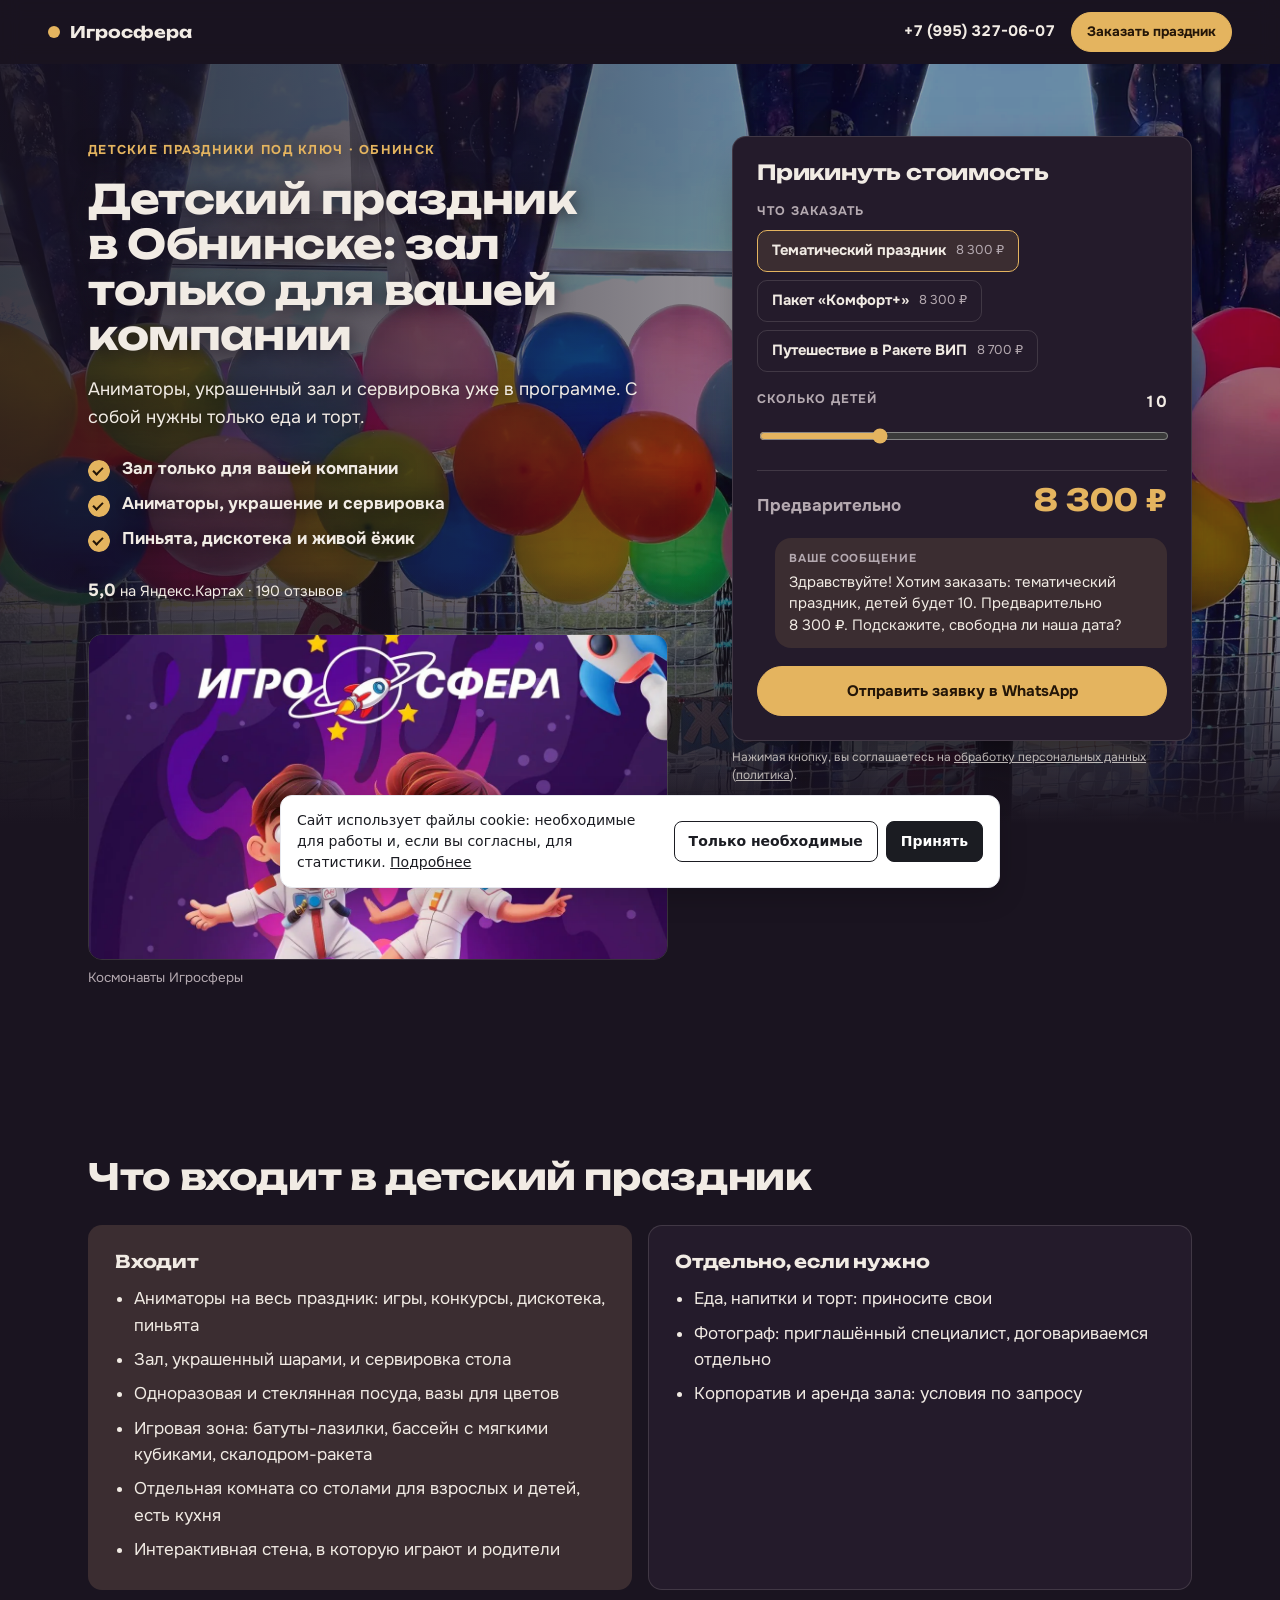
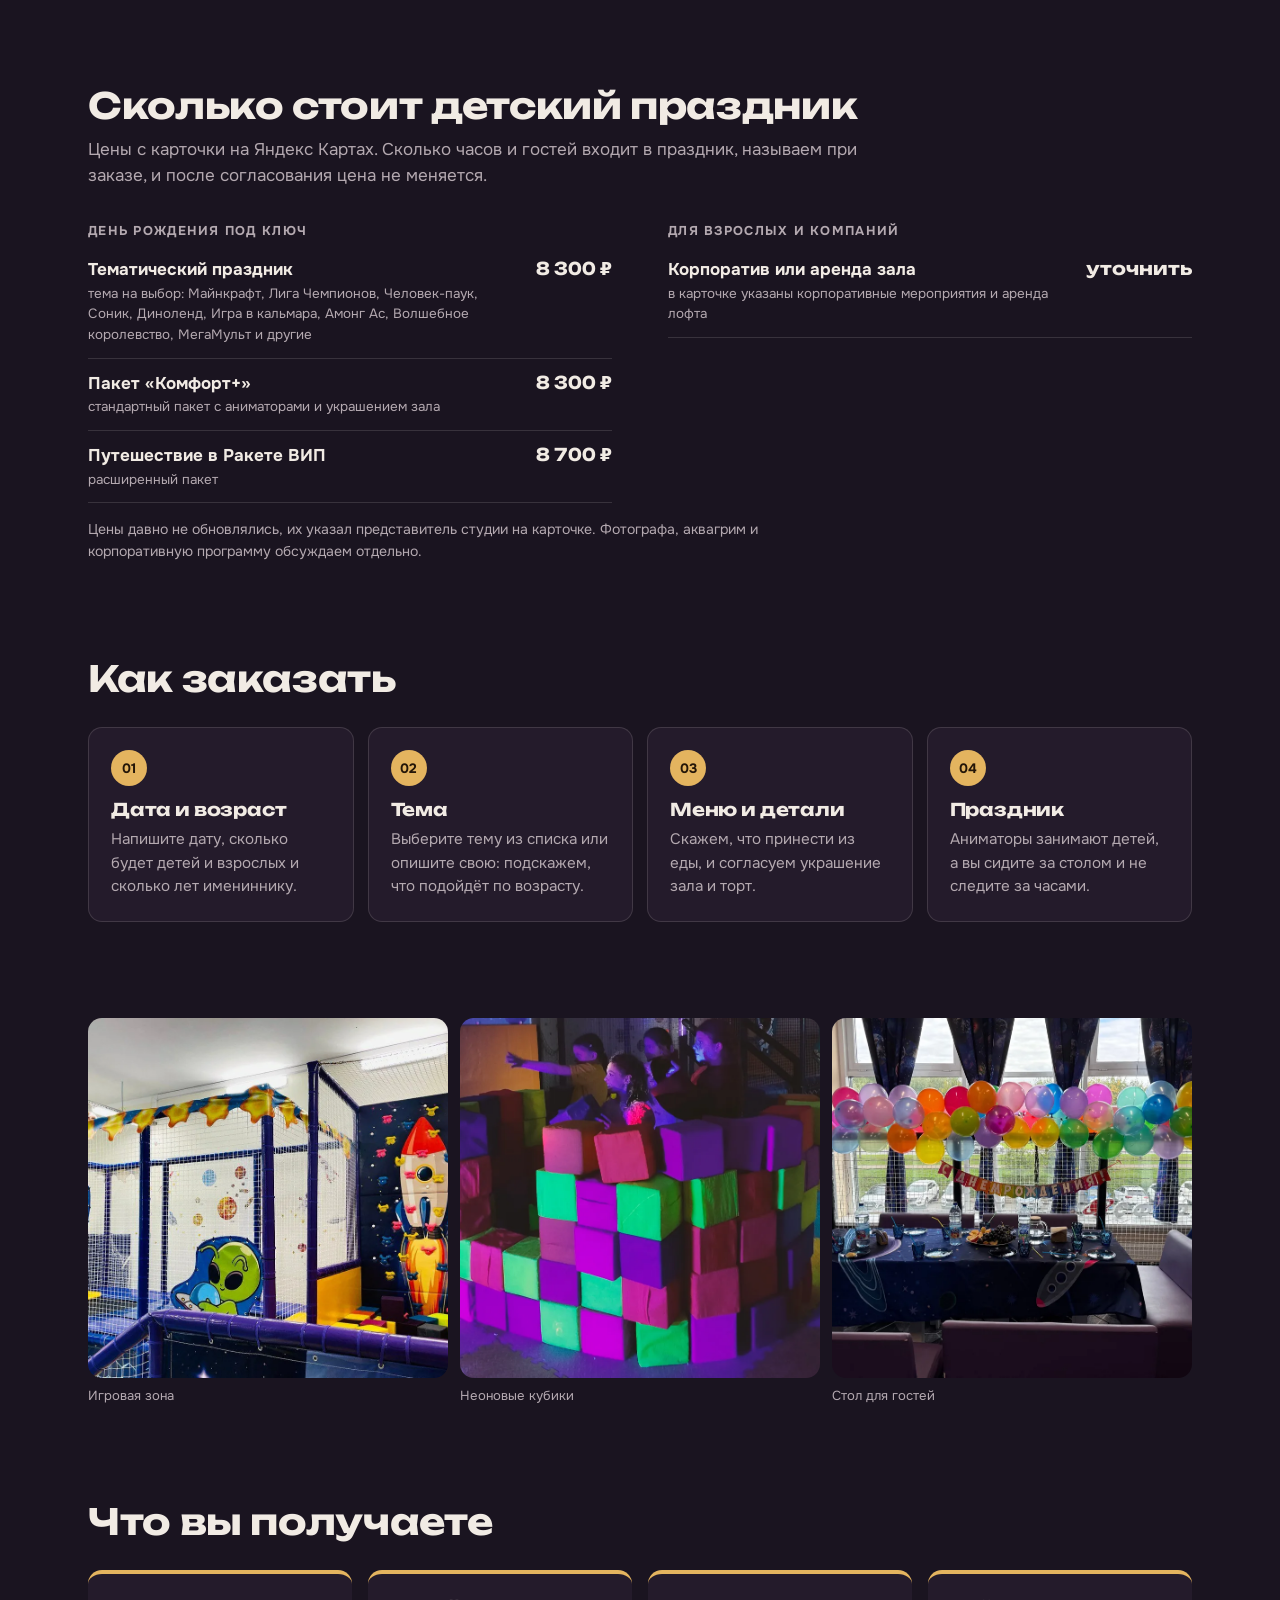
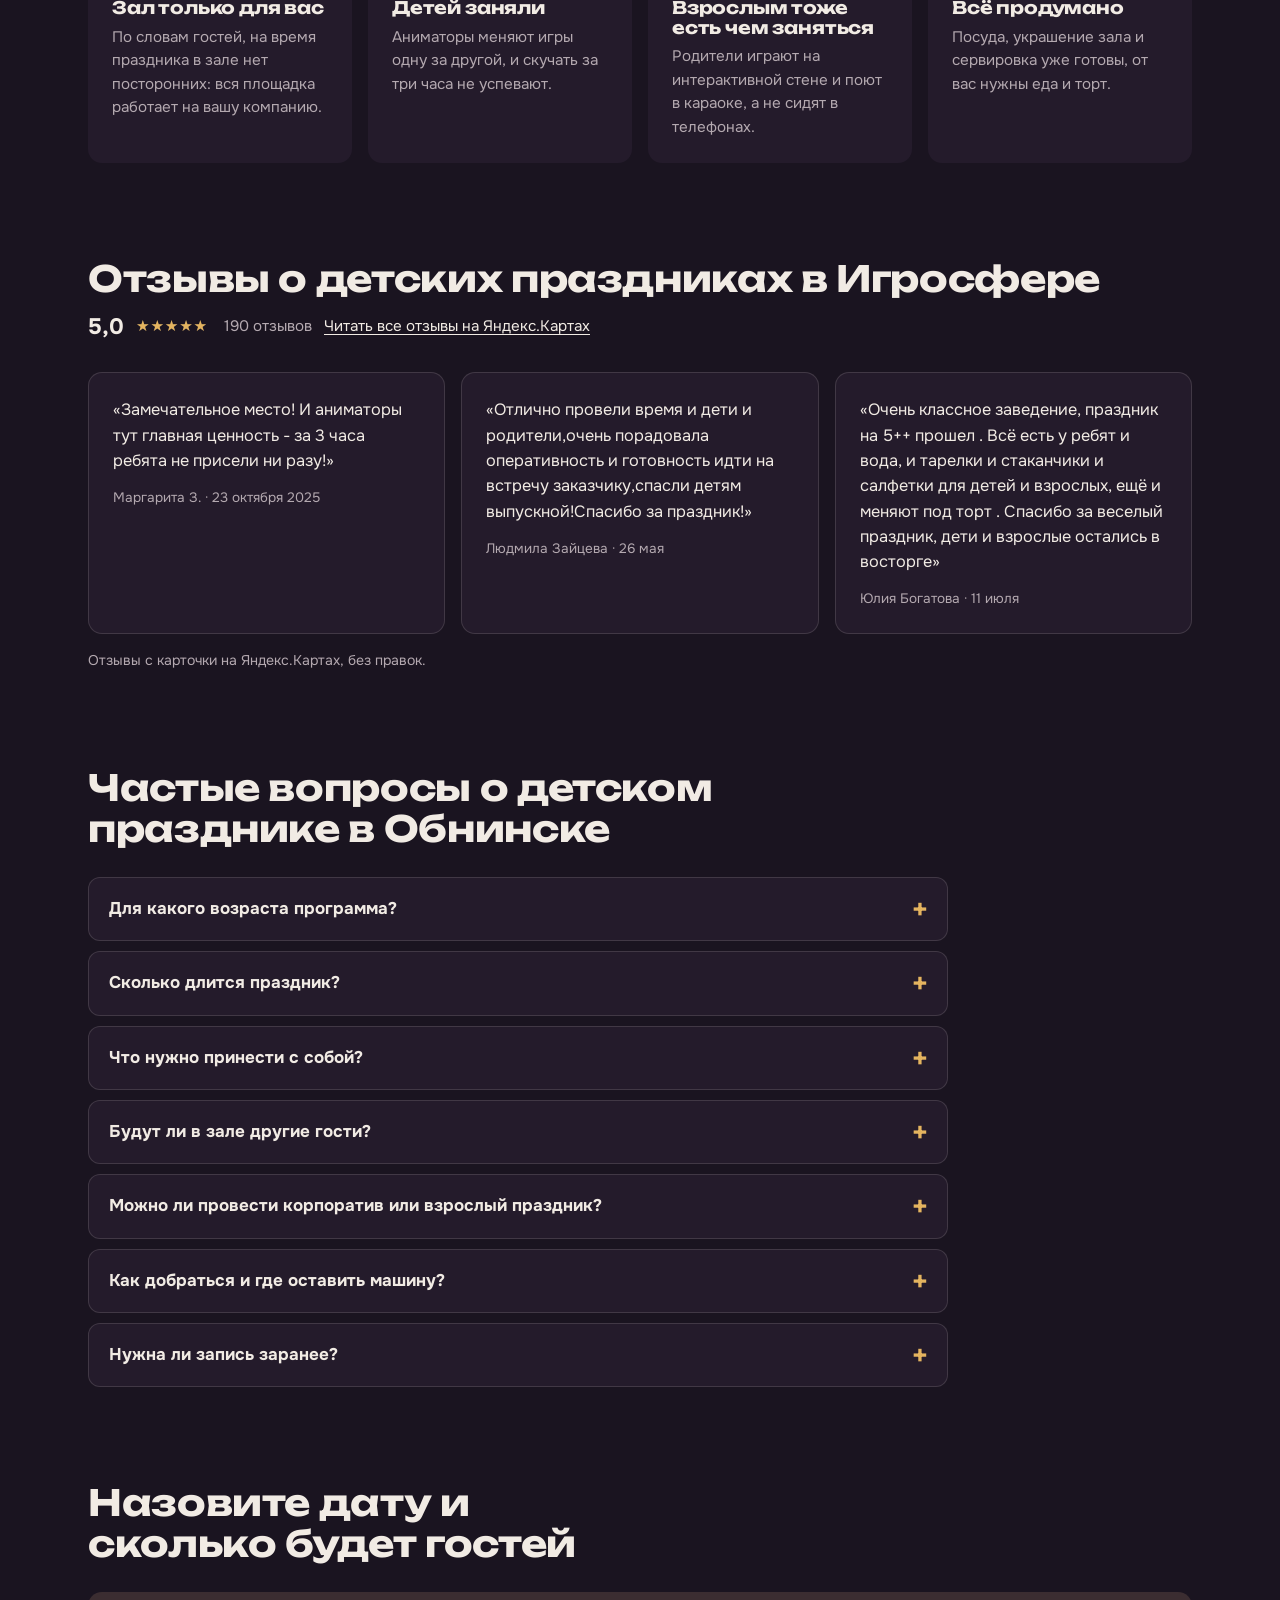
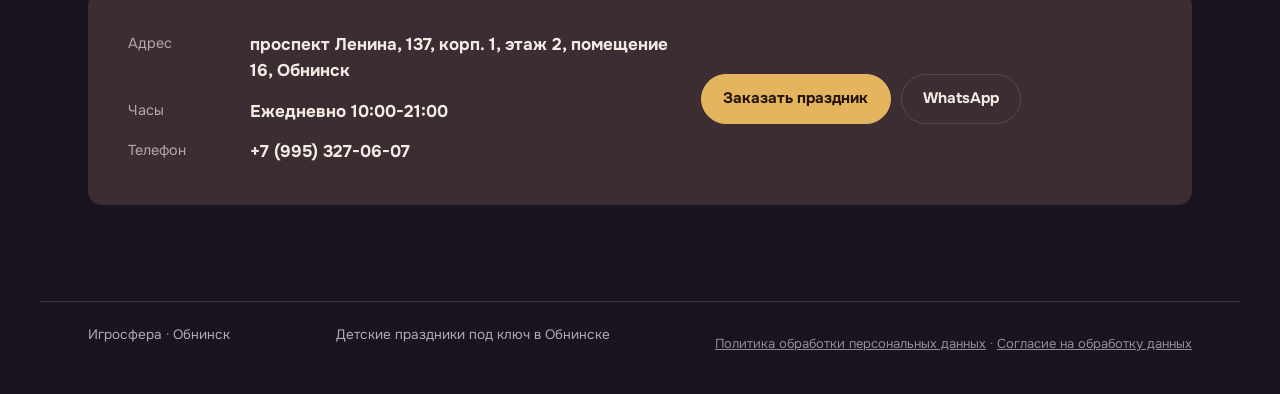
<file: index.html>
<!doctype html>
<html lang="ru">
<head>
<meta charset="utf-8">
<meta name="robots" content="noindex, nofollow" data-publish>
<meta name="viewport" content="width=device-width, initial-scale=1, viewport-fit=cover">
<title>Детские праздники в Обнинске под ключ - Игросфера</title>
<link rel="canonical" href="https://ajax55sv-cell.github.io/igrosfera-obninsk/">
<meta name="description" content="Детские дни рождения и выпускные в Обнинске, проспект Ленина, 137: аниматоры, украшенный зал, сервировка. 5,0 на Яндекс Картах, 190 отзывов. От 8 300 ₽.">
<meta property="og:type" content="website">
<meta property="og:url" content="https://ajax55sv-cell.github.io/igrosfera-obninsk/">
<meta property="og:site_name" content="Игросфера">
<meta property="og:locale" content="ru_RU">
<meta property="og:title" content="Детский праздник в Обнинске: зал только для вашей компании - Игросфера">
<meta property="og:description" content="Детские дни рождения и выпускные в Обнинске, проспект Ленина, 137: аниматоры, украшенный зал, сервировка. 5,0 на Яндекс Картах, 190 отзывов. От 8 300 ₽.">
<meta property="og:image" content="https://ajax55sv-cell.github.io/igrosfera-obninsk/assets/og.jpg">
<link rel="preload" as="image" href="assets/hero.webp" fetchpriority="high">
<link rel="icon" href="data:image/svg+xml,%3Csvg xmlns=%27http://www.w3.org/2000/svg%27 viewBox=%270 0 32 32%27%3E%3Crect x=%276%27 y=%276%27 width=%2720%27 height=%2720%27 rx=%275%27 fill=%27%23e4b45f%27/%3E%3C/svg%3E">
<style>
@font-face{font-family:'Unbounded';font-style:normal;font-weight:700;font-display:swap;src:url('assets/fonts/unbounded-cyrillic-700.woff2') format('woff2');unicode-range:U+0301,U+0400-045F,U+0490-0491,U+04B0-04B1,U+2116;}
@font-face{font-family:'Unbounded';font-style:normal;font-weight:700;font-display:swap;src:url('assets/fonts/unbounded-latin-700.woff2') format('woff2');unicode-range:U+0000-00FF,U+0131,U+0152-0153,U+02BB-02BC,U+02C6,U+02DA,U+02DC,U+2000-206F,U+20AC,U+2122,U+2191,U+2193,U+2212,U+2215;}
@font-face{font-family:'Onest';font-style:normal;font-weight:400;font-display:swap;src:url('assets/fonts/onest-cyrillic-400.woff2') format('woff2');unicode-range:U+0301,U+0400-045F,U+0490-0491,U+04B0-04B1,U+2116;}
@font-face{font-family:'Onest';font-style:normal;font-weight:400;font-display:swap;src:url('assets/fonts/onest-latin-400.woff2') format('woff2');unicode-range:U+0000-00FF,U+0131,U+0152-0153,U+02BB-02BC,U+02C6,U+02DA,U+02DC,U+2000-206F,U+20AC,U+2122,U+2191,U+2193,U+2212,U+2215;}
@font-face{font-family:'Onest';font-style:normal;font-weight:700;font-display:swap;src:url('assets/fonts/onest-cyrillic-700.woff2') format('woff2');unicode-range:U+0301,U+0400-045F,U+0490-0491,U+04B0-04B1,U+2116;}
@font-face{font-family:'Onest';font-style:normal;font-weight:700;font-display:swap;src:url('assets/fonts/onest-latin-700.woff2') format('woff2');unicode-range:U+0000-00FF,U+0131,U+0152-0153,U+02BB-02BC,U+02C6,U+02DA,U+02DC,U+2000-206F,U+20AC,U+2122,U+2191,U+2193,U+2212,U+2215;}

:root { --c-canvas: #1a1420; --c-surface: #241b2b; --c-ink: #f1ebe4; --c-ink-soft: #b4a9b0; --c-accent: #e4b45f; --c-accent-ink: #241608; --c-accent-deep: #e4b45f; --f-display: "Unbounded", "Trebuchet MS", "Segoe UI", system-ui, sans-serif; --f-text: "Onest", "Segoe UI", system-ui, sans-serif; --h1k: .72; }
</style>
<link rel="stylesheet" href="style-prod.css">
<script type="application/ld+json">[{"@context":"https://schema.org","@type":"EntertainmentBusiness","name":"Игросфера","description":"Организация и проведение детских праздников в Обнинске: дни рождения и выпускные из детского сада с аниматорами, украшением зала и сервировкой.","url":"https://ajax55sv-cell.github.io/igrosfera-obninsk/","image":"https://ajax55sv-cell.github.io/igrosfera-obninsk/assets/og.jpg","telephone":"+79953270607","openingHoursSpecification":[{"@type":"OpeningHoursSpecification","dayOfWeek":["Monday","Tuesday","Wednesday","Thursday","Friday","Saturday","Sunday"],"opens":"10:00","closes":"21:00"}],"address":{"@type":"PostalAddress","streetAddress":"проспект Ленина, 137, корп. 1, этаж 2, помещение 16","addressLocality":"Обнинск","addressRegion":"Калужская область","addressCountry":"RU"},"aggregateRating":{"@type":"AggregateRating","ratingValue":"5.0","ratingCount":"237","reviewCount":"190"},"paymentAccepted":"Наличные, банковская карта","hasOfferCatalog":{"@type":"OfferCatalog","name":"Детские праздники","itemListElement":[{"@type":"Offer","price":"8300","priceCurrency":"RUB","itemOffered":{"@type":"Service","name":"Тематический детский день рождения под ключ"}},{"@type":"Offer","price":"8300","priceCurrency":"RUB","itemOffered":{"@type":"Service","name":"Детский праздник, пакет Комфорт+"}},{"@type":"Offer","price":"8700","priceCurrency":"RUB","itemOffered":{"@type":"Service","name":"Детский праздник, пакет Путешествие в Ракете ВИП"}}]},"sameAs":["https://yandex.ru/maps/org/igrosfera/91046682605/"]},{"@context":"https://schema.org","@type":"FAQPage","mainEntity":[{"@type":"Question","name":"Для какого возраста программа?","acceptedAnswer":{"@type":"Answer","text":"Гости пишут про детей от 4 до 12 лет. Темы на выбор есть для малышей и для ребят постарше. Возраст имениннику называйте при заказе, подберём программу."}},{"@type":"Question","name":"Сколько длится праздник?","acceptedAnswer":{"@type":"Answer","text":"В отзывах гости пишут про три-четыре часа программы. Точное время и состав называем при заказе."}},{"@type":"Question","name":"Что нужно принести с собой?","acceptedAnswer":{"@type":"Answer","text":"Еду, напитки и торт. Столы стоят в отдельной комнате, есть кухня; посуда и украшение зала уже готовы."}},{"@type":"Question","name":"Будут ли в зале другие гости?","acceptedAnswer":{"@type":"Answer","text":"По словам гостей, нет: площадка на время праздника занята только вашей компанией. Подтверждаем при записи на дату."}},{"@type":"Question","name":"Можно ли провести корпоратив или взрослый праздник?","acceptedAnswer":{"@type":"Answer","text":"В карточке студии указаны корпоративные мероприятия и аренда лофта. Условия и цену называем при заказе, напишите в WhatsApp или позвоните."}},{"@type":"Question","name":"Как добраться и где оставить машину?","acceptedAnswer":{"@type":"Answer","text":"Проспект Ленина, 137, корпус 1, второй этаж, помещение 16. Есть парковка, лифт и пандус."}},{"@type":"Question","name":"Нужна ли запись заранее?","acceptedAnswer":{"@type":"Answer","text":"Да, на дату записываем заранее: напишите в WhatsApp или позвоните, ответим на вопросы по программе."}}]}]</script>
<style>
/* legal-add */
.legal-links{margin-top:10px;font-size:13px;opacity:.8;hyphens:none}
.legal-links a{color:inherit}
.ckn{margin:8px 0 0;font-size:12px;line-height:1.45;opacity:.75;hyphens:none}
.ckn a{color:inherit;text-decoration:underline}
.ckb{position:fixed;left:12px;right:12px;bottom:12px;z-index:9999;max-width:720px;margin:0 auto;padding:14px 16px;background:#fff;color:#1b1c22;border:1px solid #e7e8ee;border-radius:12px;box-shadow:0 8px 28px rgba(0,0,0,.18);font:400 14px/1.5 system-ui,-apple-system,"Segoe UI",Arial,sans-serif;hyphens:none;display:flex;gap:12px;align-items:center;flex-wrap:wrap}
.ckb p{margin:0;flex:1 1 280px}
.ckb a{color:inherit;text-decoration:underline}
.ckb__b{display:flex;gap:8px;flex-wrap:wrap}
.ckb button{font:inherit;font-weight:600;padding:9px 14px;border-radius:8px;border:1px solid #1b1c22;background:#fff;color:#1b1c22;cursor:pointer}
.ckb button[data-v="all"]{background:#1b1c22;color:#fff}
</style>
</head>
<body class="s-prod" id="top" data-wa="79953270607" data-tg="" data-max="">
<header class="s-bar" data-s-bar>
  <a class="s-bar__brand" href="#top"><i aria-hidden="true"></i>Игросфера</a>
  <div class="s-bar__right">
    <a class="s-bar__tel" href="tel:+79953270607">+7 (995) 327-06-07</a>
    <a class="s-btn s-btn--sm" href="#widget">Заказать праздник</a>
  </div>
</header>
<main>
  <section class="s-hero">
    <div class="s-hero__text">
      <p class="s-eyebrow">Детские праздники под ключ · Обнинск</p>
      <h1>Детский праздник в Обнинске: зал только для вашей компании</h1>
      <p class="s-lead">Аниматоры, украшенный зал и сервировка уже в программе. С собой нужны только еда и торт.</p>
      <ul class="s-ticks"><li>Зал только для вашей компании</li><li>Аниматоры, украшение и сервировка</li><li>Пиньята, дискотека и живой ёжик</li></ul>
      <p class="s-rating"><b>5,0</b> на Яндекс.Картах · 190 отзывов</p>
      <figure class="s-hero__photo"><img class="" src="assets/geroi.webp" alt="Логотип Игросферы и два космонавта на фиолетовом фоне" loading="lazy" decoding="async"><figcaption>Космонавты Игросферы</figcaption></figure>
    </div>
    <div class="s-hero__widget" id="widget"><form class="s-widget" data-s-calc data-base="0" data-min="0" data-min-note="минимальный заказ" data-per="{}" data-message="Здравствуйте! Хотим заказать: {выбор}. Предварительно {итого}. Подскажите, свободна ли наша дата?" onsubmit="return false">
      <h2 class="s-widget__title">Прикинуть стоимость</h2>
      <fieldset><legend>Что заказать</legend><div class="s-chips"><label class="s-chip"><input type="radio" name="main" value="0" data-label="Тематический праздник" data-price="8300" checked><span>Тематический праздник</span><small class="s-chip__p">8 300 ₽</small></label><label class="s-chip"><input type="radio" name="main" value="1" data-label="Пакет «Комфорт+»" data-price="8300"><span>Пакет «Комфорт+»</span><small class="s-chip__p">8 300 ₽</small></label><label class="s-chip"><input type="radio" name="main" value="2" data-label="Путешествие в Ракете ВИП" data-price="8700"><span>Путешествие в Ракете ВИП</span><small class="s-chip__p">8 700 ₽</small></label></div></fieldset>
      <div class="s-range"><label for="f-people"><span>Сколько детей</span><b><output data-s-out="people">10</output></b></label>
      <input id="f-people" type="range" name="people" min="4" max="25" step="1" value="10" data-price="0" data-label="Детей" data-unit="" data-say="детей будет {v}"></div>
      <p class="s-total"><span>Предварительно</span><b data-s-total>-</b></p>
      <div class="s-bubble" aria-live="polite"><span class="s-bubble__label">Ваше сообщение</span><p data-s-bubble></p></div>
      <div class="s-send">
        <a class="s-btn s-btn--wide" data-s-msg="whatsapp" href="https://wa.me/79953270607" target="_blank" rel="noopener">Отправить заявку в WhatsApp</a>
        
      </div>
      <p class="s-send__note" data-s-copied hidden>Текст скопирован - вставьте его в чат.</p>
      
    </form><p class="ckn">Нажимая кнопку, вы соглашаетесь на <a href="soglasie.html">обработку персональных данных</a> (<a href="politika.html">политика</a>).</p></div>
    <figure class="s-hero__bg" aria-hidden="true"><img class="" src="assets/hero.webp" alt="Праздничный зал Игросферы: гирлянда из разноцветных шаров у окна и шторы с космическим рисунком" decoding="async" style="object-position:50% 40%" fetchpriority="high"></figure>
  </section>

  <section class="s-section s-reveal">
    <header class="s-section__head"><h2>Что входит в детский праздник</h2></header>
    <div class="s-incl">
      <div><h3>Входит</h3><ul><li>Аниматоры на весь праздник: игры, конкурсы, дискотека, пиньята</li><li>Зал, украшенный шарами, и сервировка стола</li><li>Одноразовая и стеклянная посуда, вазы для цветов</li><li>Игровая зона: <span class="nw">батуты-лазилки</span>, бассейн с мягкими кубиками, <span class="nw">скалодром-ракета</span></li><li>Отдельная комната со столами для взрослых и детей, есть кухня</li><li>Интерактивная стена, в которую играют и родители</li></ul></div>
      <div><h3>Отдельно, если нужно</h3><ul><li>Еда, напитки и торт: приносите свои</li><li>Фотограф: приглашённый специалист, договариваемся отдельно</li><li>Корпоратив и аренда зала: условия по запросу</li></ul></div>
    </div>
  </section>

  <section class="s-section s-reveal" id="prices">
    <header class="s-section__head"><h2>Сколько стоит детский праздник</h2><p>Цены с карточки на Яндекс Картах. Сколько часов и гостей входит в праздник, называем при заказе, и после согласования цена не меняется.</p></header>
    <div class="s-board"><div class="s-board__group">
      <h3 class="s-board__title">День рождения под ключ</h3>
      <ul class="s-board__list">
        <li class="s-board__row"><span class="s-board__name">Тематический праздник<em>тема на выбор: Майнкрафт, Лига Чемпионов, <span class="nw">Человек-паук</span>, Соник, Диноленд, Игра в кальмара, Амонг Ас, Волшебное королевство, МегаМульт и другие</em></span><span class="s-board__dots" aria-hidden="true"></span><span class="s-board__price">8 300 ₽</span></li>
        <li class="s-board__row"><span class="s-board__name">Пакет «Комфорт+»<em>стандартный пакет с аниматорами и украшением зала</em></span><span class="s-board__dots" aria-hidden="true"></span><span class="s-board__price">8 300 ₽</span></li>
        <li class="s-board__row"><span class="s-board__name">Путешествие в Ракете ВИП<em>расширенный пакет</em></span><span class="s-board__dots" aria-hidden="true"></span><span class="s-board__price">8 700 ₽</span></li>
      </ul>
    </div>
<div class="s-board__group">
      <h3 class="s-board__title">Для взрослых и компаний</h3>
      <ul class="s-board__list">
        <li class="s-board__row"><span class="s-board__name">Корпоратив или аренда зала<em>в карточке указаны корпоративные мероприятия и аренда лофта</em></span><span class="s-board__dots" aria-hidden="true"></span><span class="s-board__price">уточнить</span></li>
      </ul>
    </div></div>
    <p class="s-note">Цены давно не обновлялись, их указал представитель студии на карточке. Фотографа, аквагрим и корпоративную программу обсуждаем отдельно.</p>
  </section>

  <section class="s-section s-reveal">
    <header class="s-section__head"><h2>Как заказать</h2></header>
    <ol class="s-steps">
      <li class="s-steps__item"><span class="s-steps__n">01</span><h3>Дата и возраст</h3><p>Напишите дату, сколько будет детей и взрослых и сколько лет имениннику.</p></li>
      <li class="s-steps__item"><span class="s-steps__n">02</span><h3>Тема</h3><p>Выберите тему из списка или опишите свою: подскажем, что подойдёт по возрасту.</p></li>
      <li class="s-steps__item"><span class="s-steps__n">03</span><h3>Меню и детали</h3><p>Скажем, что принести из еды, и согласуем украшение зала и торт.</p></li>
      <li class="s-steps__item"><span class="s-steps__n">04</span><h3>Праздник</h3><p>Аниматоры занимают детей, а вы сидите за столом и не следите за часами.</p></li>
    </ol>
  </section>

  <section class="s-photos s-reveal" aria-label="Фото"><figure><img class="" src="assets/igrovaya.webp" alt="Игровая зона Игросферы с лабиринтом и скалодромом в виде ракеты" loading="lazy" decoding="async"><figcaption>Игровая зона</figcaption></figure><figure><img class="" src="assets/neon.webp" alt="Мягкие кубики в неоновом свете в игровой комнате Игросферы" loading="lazy" decoding="async"><figcaption>Неоновые кубики</figcaption></figure><figure><img class="" src="assets/stol.webp" alt="Стол для гостей под гирляндой из шаров, шторы со звёздами" loading="lazy" decoding="async"><figcaption>Стол для гостей</figcaption></figure></section>

  <section class="s-section s-reveal">
    <header class="s-section__head"><h2>Что вы получаете</h2></header>
    <ul class="s-promises">
      <li><h3>Зал только для вас</h3><p>По словам гостей, на время праздника в зале нет посторонних: вся площадка работает на вашу компанию.</p></li>
      <li><h3>Детей заняли</h3><p>Аниматоры меняют игры одну за другой, и скучать за три часа не успевают.</p></li>
      <li><h3>Взрослым тоже есть чем заняться</h3><p>Родители играют на интерактивной стене и поют в караоке, а не сидят в телефонах.</p></li>
      <li><h3>Всё продумано</h3><p>Посуда, украшение зала и сервировка уже готовы, от вас нужны еда и торт.</p></li>
    </ul>
  </section>

  <section class="s-section s-reveal">
    <header class="s-section__head s-section__head--reviews"><h2>Отзывы о детских праздниках в Игросфере</h2><p class="s-reviews__rating"><span class="s-reviews__num">5,0</span><span class="s-reviews__stars" style="--r: 5" aria-label="рейтинг 5,0 из 5"></span><span class="s-reviews__count">190 отзывов</span><a class="s-reviews__all" href="https://yandex.ru/maps/org/igrosfera/91046682605/" target="_blank" rel="noopener">Читать все отзывы на Яндекс.Картах</a></p></header>
    <ul class="s-reviews">
      <li><blockquote>«Замечательное место! И аниматоры тут главная ценность - за 3 часа ребята не присели ни разу!»</blockquote><p class="s-reviews__who">Маргарита З. · 23 октября 2025</p></li>
      <li><blockquote>«Отлично провели время и дети и родители,очень порадовала оперативность и готовность идти на встречу заказчику,спасли детям выпускной!Спасибо за праздник!»</blockquote><p class="s-reviews__who">Людмила Зайцева · 26 мая</p></li>
      <li><blockquote>«Очень классное заведение, праздник на 5++ прошел . Всё есть у ребят и вода, и тарелки и стаканчики и салфетки для детей и взрослых, ещё и меняют под торт . Спасибо за веселый праздник, дети и взрослые остались в восторге»</blockquote><p class="s-reviews__who">Юлия Богатова · 11 июля</p></li>
    </ul>
    <p class="s-note">Отзывы с карточки на Яндекс.Картах, без правок.</p>
  </section>

  <section class="s-section s-reveal">
    <header class="s-section__head"><h2>Частые вопросы о детском празднике в Обнинске</h2></header>
    <div class="s-faq"><details><summary>Для какого возраста программа?</summary><p>Гости пишут про детей от 4 до 12 лет. Темы на выбор есть для малышей и для ребят постарше. Возраст имениннику называйте при заказе, подберём программу.</p></details><details><summary>Сколько длится праздник?</summary><p>В отзывах гости пишут про <span class="nw">три-четыре</span> часа программы. Точное время и состав называем при заказе.</p></details><details><summary>Что нужно принести с собой?</summary><p>Еду, напитки и торт. Столы стоят в отдельной комнате, есть кухня; посуда и украшение зала уже готовы.</p></details><details><summary>Будут ли в зале другие гости?</summary><p>По словам гостей, нет: площадка на время праздника занята только вашей компанией. Подтверждаем при записи на дату.</p></details><details><summary>Можно ли провести корпоратив или взрослый праздник?</summary><p>В карточке студии указаны корпоративные мероприятия и аренда лофта. Условия и цену называем при заказе, напишите в WhatsApp или позвоните.</p></details><details><summary>Как добраться и где оставить машину?</summary><p>Проспект Ленина, 137, корпус 1, второй этаж, помещение 16. Есть парковка, лифт и пандус.</p></details><details><summary>Нужна ли запись заранее?</summary><p>Да, на дату записываем заранее: напишите в WhatsApp или позвоните, ответим на вопросы по программе.</p></details></div>
  </section>

  <section class="s-section s-final s-reveal" id="contacts">
    <header class="s-section__head"><h2>Назовите дату и сколько будет гостей</h2></header>
    <div class="s-contacts">
      <dl>
        <div><dt>Адрес</dt><dd>проспект Ленина, 137, корп. 1, этаж 2, помещение 16, Обнинск</dd></div>
        <div><dt>Часы</dt><dd>Ежедневно 10:00-21:00</dd></div>
        <div><dt>Телефон</dt><dd><a href="tel:+79953270607">+7 (995) 327-06-07</a></dd></div>
      </dl>
      <div class="s-contacts__actions">
        <a class="s-btn" href="#widget">Заказать праздник</a>
        <a class="s-btn s-btn--ghost" data-s-msg="whatsapp" href="https://wa.me/79953270607" target="_blank" rel="noopener">WhatsApp</a>
        
      </div>
    </div>
  </section>
</main>
<footer class="s-foot"><p>Игросфера · Обнинск</p><p>Детские праздники под ключ в Обнинске</p><p class="legal-links"><a href="politika.html">Политика обработки персональных данных</a> · <a href="soglasie.html">Согласие на обработку данных</a></p></footer>
<nav class="s-dock" aria-label="Быстрая связь"><a class="s-btn" href="#widget">Заказать праздник</a><a class="s-btn s-btn--ghost" href="tel:+79953270607">Позвонить</a></nav>
<script src="style.js" defer></script>
<script>
(function(){var K='cookie-choice';try{if(localStorage.getItem(K))return}catch(e){}
var b=document.createElement('div');b.className='ckb';b.setAttribute('role','dialog');b.setAttribute('aria-label','Файлы cookie');
b.innerHTML='<p>Сайт использует файлы cookie: необходимые для работы и, если вы согласны, для статистики. <a href="politika.html">Подробнее</a></p><div class="ckb__b"><button type="button" data-v="necessary">Только необходимые</button><button type="button" data-v="all">Принять</button></div>';
b.addEventListener('click',function(e){var v=e.target.getAttribute&&e.target.getAttribute('data-v');if(!v)return;try{localStorage.setItem(K,v)}catch(x){}try{document.dispatchEvent(new CustomEvent('cookie-choice',{detail:v}))}catch(x){}b.remove()});
document.body.appendChild(b)})();
</script>
<!-- legal-add -->
</body>
</html>
</file>
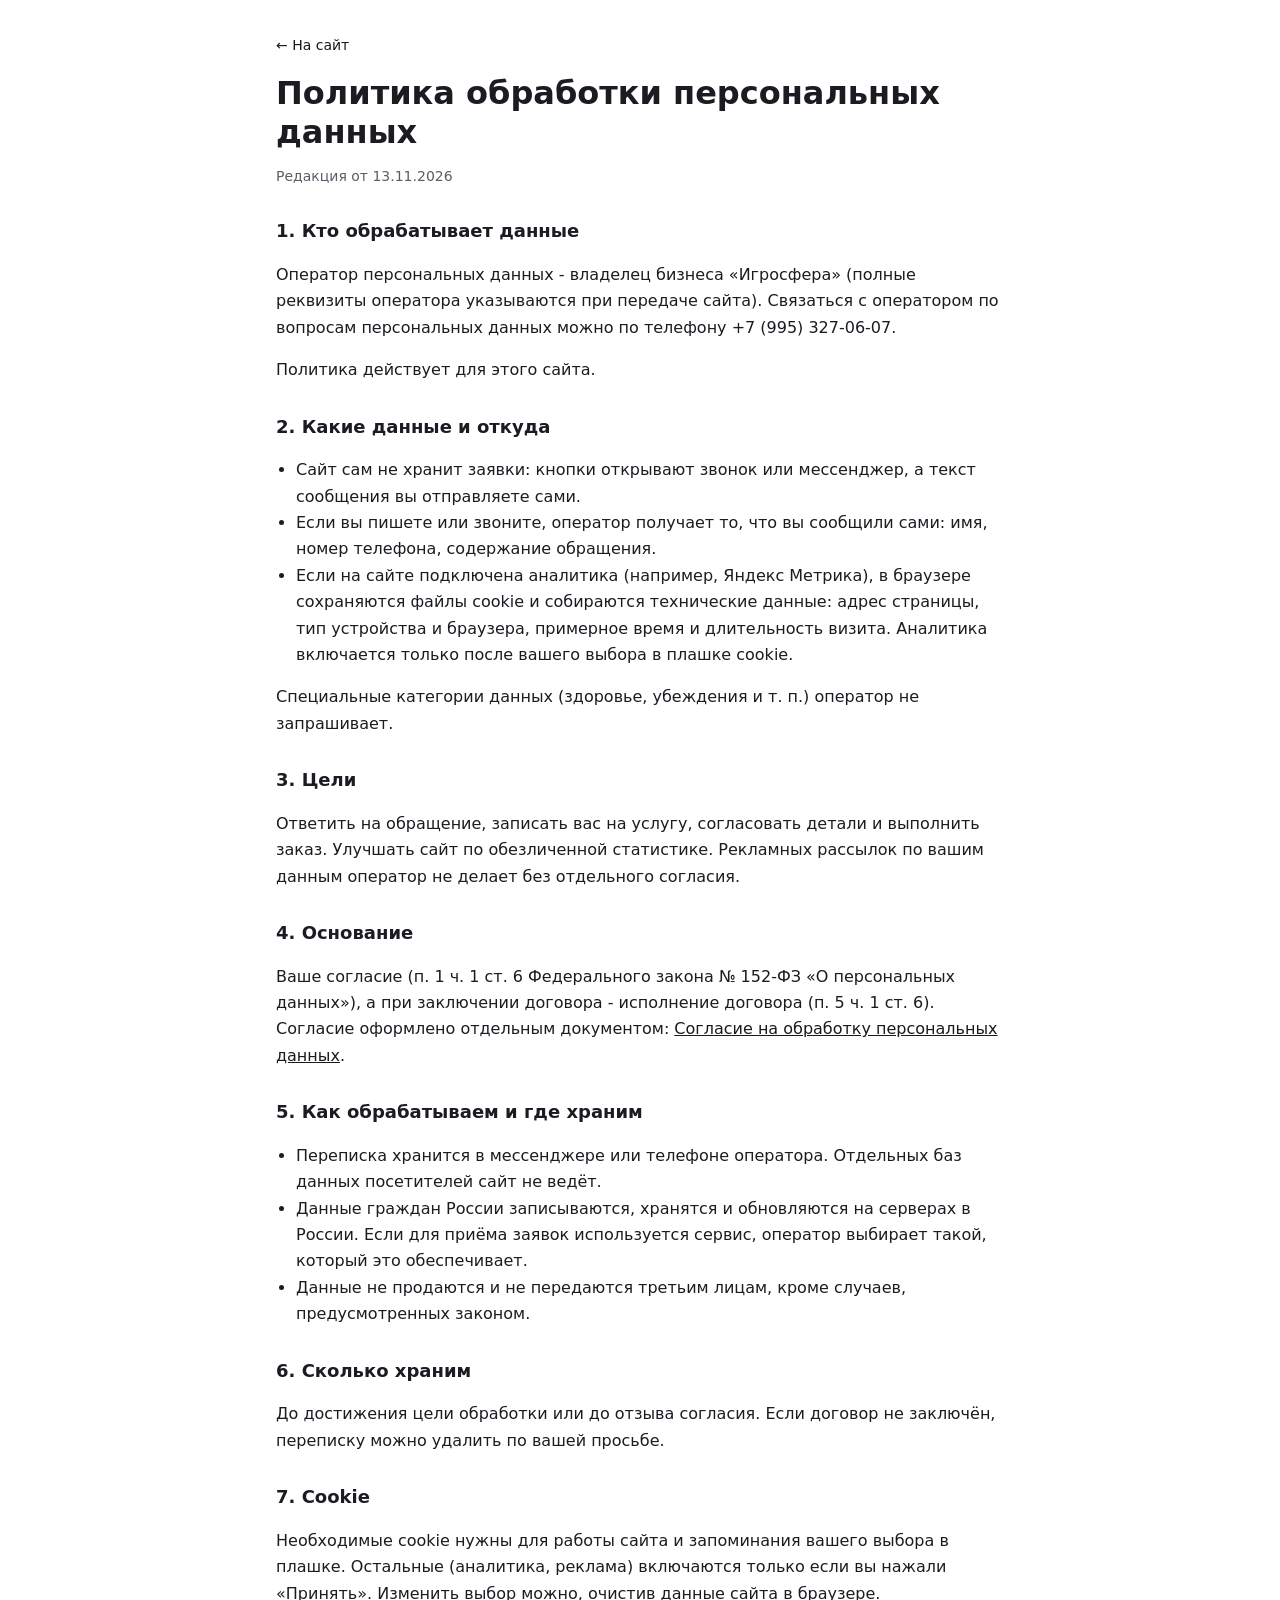
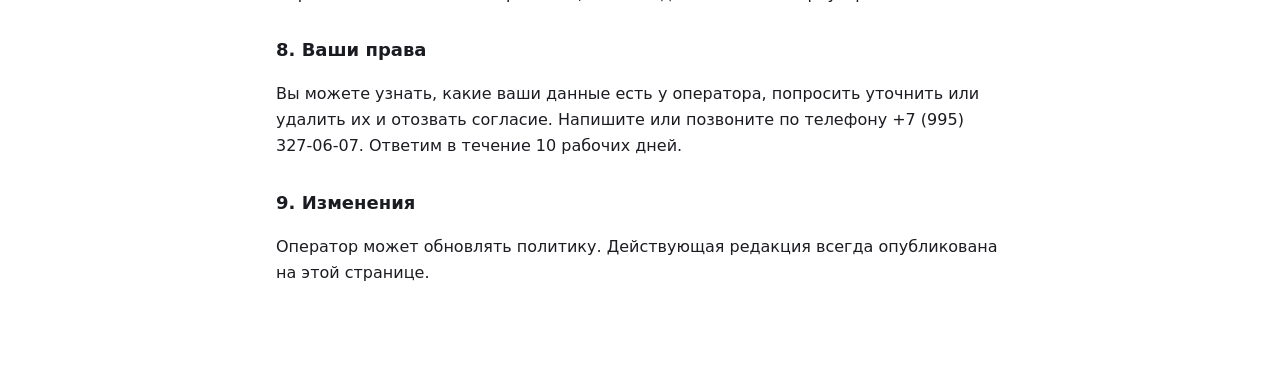
<file: politika.html>
<!doctype html>
<html lang="ru">
<head>
<meta charset="utf-8">
<meta name="viewport" content="width=device-width, initial-scale=1">
<title>Политика обработки персональных данных - Игросфера</title>
<style>:root{--accent:#1a1a1a;--ink:#1b1c22;--ink-2:#5b5d68;--line:#e7e8ee}
*{box-sizing:border-box}
html,body,h1,h2,p,li{hyphens:none;-webkit-hyphens:none}
body{margin:0;background:#fff;color:var(--ink);font:400 16px/1.65 system-ui,-apple-system,"Segoe UI",Arial,sans-serif}
main{max-width:760px;margin:0 auto;padding:32px 16px 64px}
a{color:var(--accent)}
h1{font-size:clamp(24px,4vw,32px);line-height:1.2;margin:16px 0 6px}
h2{font-size:18px;margin:28px 0 8px}
.muted{color:var(--ink-2);font-size:14px}
.back{font-size:14px;text-decoration:none}
ul{padding-left:20px}</style>
</head>
<body>
<main>
<a class="back" href="./">← На сайт</a>
<h1>Политика обработки персональных данных</h1>
<p class="muted">Редакция от 13.11.2026</p>

<h2>1. Кто обрабатывает данные</h2>
<p>Оператор персональных данных - владелец бизнеса «Игросфера» (полные реквизиты оператора указываются при передаче сайта). Связаться с оператором по вопросам персональных данных можно по телефону +7 (995) 327-06-07.</p>
<p>Политика действует для этого сайта.</p>

<h2>2. Какие данные и откуда</h2>
<ul>
<li>Сайт сам не хранит заявки: кнопки открывают звонок или мессенджер, а текст сообщения вы отправляете сами.</li>
<li>Если вы пишете или звоните, оператор получает то, что вы сообщили сами: имя, номер телефона, содержание обращения.</li>
<li>Если на сайте подключена аналитика (например, Яндекс Метрика), в браузере сохраняются файлы cookie и собираются технические данные: адрес страницы, тип устройства и браузера, примерное время и длительность визита. Аналитика включается только после вашего выбора в плашке cookie.</li>
</ul>
<p>Специальные категории данных (здоровье, убеждения и т. п.) оператор не запрашивает.</p>

<h2>3. Цели</h2>
<p>Ответить на обращение, записать вас на услугу, согласовать детали и выполнить заказ. Улучшать сайт по обезличенной статистике. Рекламных рассылок по вашим данным оператор не делает без отдельного согласия.</p>

<h2>4. Основание</h2>
<p>Ваше согласие (п. 1 ч. 1 ст. 6 Федерального закона № 152-ФЗ «О персональных данных»), а при заключении договора - исполнение договора (п. 5 ч. 1 ст. 6). Согласие оформлено отдельным документом: <a href="soglasie.html">Согласие на обработку персональных данных</a>.</p>

<h2>5. Как обрабатываем и где храним</h2>
<ul>
<li>Переписка хранится в мессенджере или телефоне оператора. Отдельных баз данных посетителей сайт не ведёт.</li>
<li>Данные граждан России записываются, хранятся и обновляются на серверах в России. Если для приёма заявок используется сервис, оператор выбирает такой, который это обеспечивает.</li>
<li>Данные не продаются и не передаются третьим лицам, кроме случаев, предусмотренных законом.</li>
</ul>

<h2>6. Сколько храним</h2>
<p>До достижения цели обработки или до отзыва согласия. Если договор не заключён, переписку можно удалить по вашей просьбе.</p>

<h2>7. Cookie</h2>
<p>Необходимые cookie нужны для работы сайта и запоминания вашего выбора в плашке. Остальные (аналитика, реклама) включаются только если вы нажали «Принять». Изменить выбор можно, очистив данные сайта в браузере.</p>

<h2>8. Ваши права</h2>
<p>Вы можете узнать, какие ваши данные есть у оператора, попросить уточнить или удалить их и отозвать согласие. Напишите или позвоните по телефону +7 (995) 327-06-07. Ответим в течение 10 рабочих дней.</p>

<h2>9. Изменения</h2>
<p>Оператор может обновлять политику. Действующая редакция всегда опубликована на этой странице.</p>

</main>
</body>
</html>
</file>
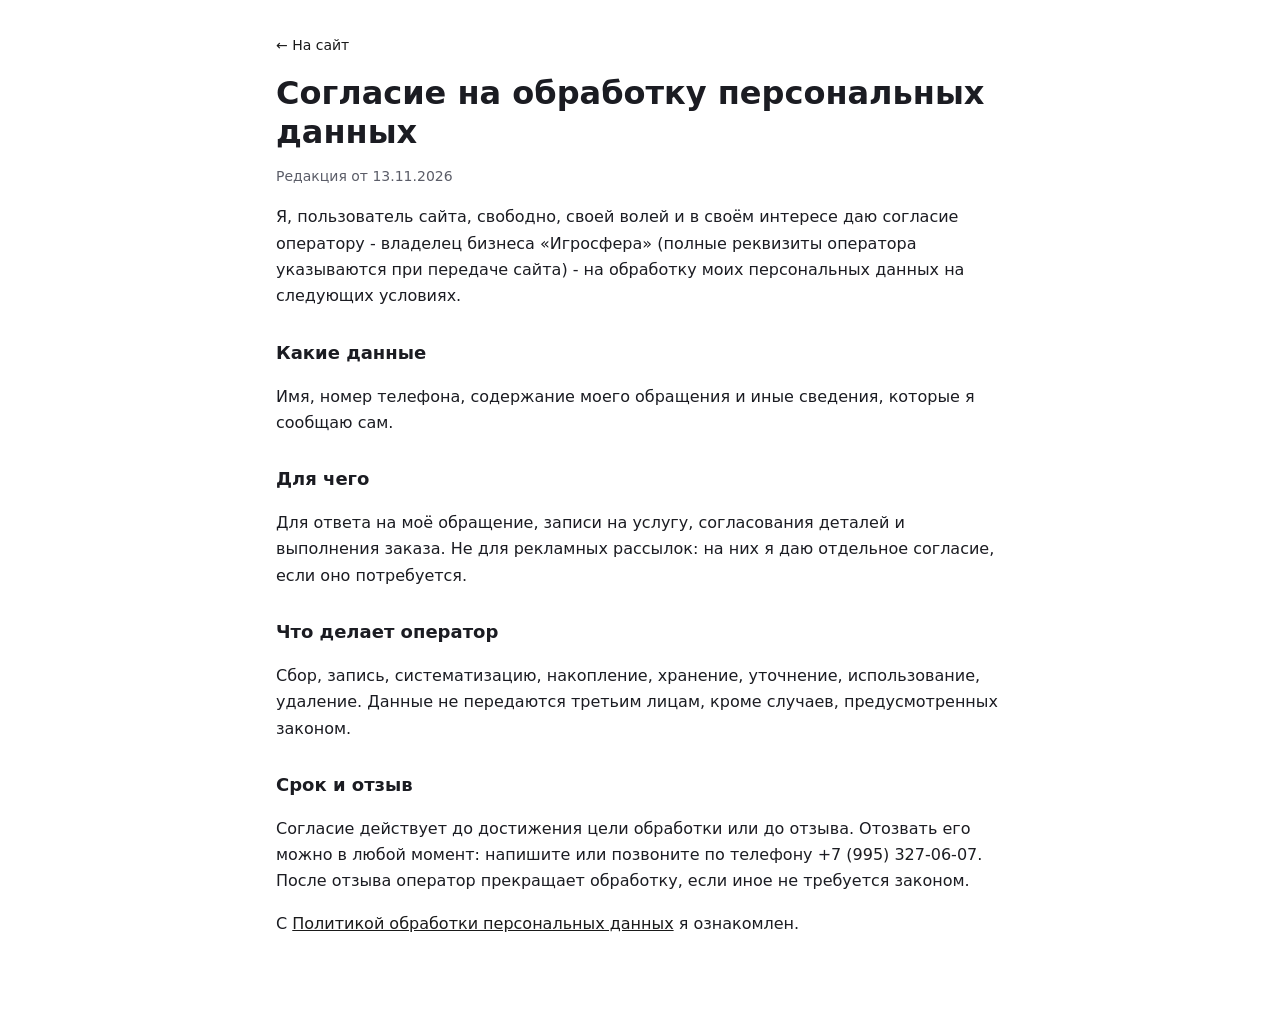
<file: soglasie.html>
<!doctype html>
<html lang="ru">
<head>
<meta charset="utf-8">
<meta name="viewport" content="width=device-width, initial-scale=1">
<title>Согласие на обработку персональных данных - Игросфера</title>
<style>:root{--accent:#1a1a1a;--ink:#1b1c22;--ink-2:#5b5d68;--line:#e7e8ee}
*{box-sizing:border-box}
html,body,h1,h2,p,li{hyphens:none;-webkit-hyphens:none}
body{margin:0;background:#fff;color:var(--ink);font:400 16px/1.65 system-ui,-apple-system,"Segoe UI",Arial,sans-serif}
main{max-width:760px;margin:0 auto;padding:32px 16px 64px}
a{color:var(--accent)}
h1{font-size:clamp(24px,4vw,32px);line-height:1.2;margin:16px 0 6px}
h2{font-size:18px;margin:28px 0 8px}
.muted{color:var(--ink-2);font-size:14px}
.back{font-size:14px;text-decoration:none}
ul{padding-left:20px}</style>
</head>
<body>
<main>
<a class="back" href="./">← На сайт</a>
<h1>Согласие на обработку персональных данных</h1>
<p class="muted">Редакция от 13.11.2026</p>

<p>Я, пользователь сайта, свободно, своей волей и в своём интересе даю согласие оператору - владелец бизнеса «Игросфера» (полные реквизиты оператора указываются при передаче сайта) - на обработку моих персональных данных на следующих условиях.</p>

<h2>Какие данные</h2>
<p>Имя, номер телефона, содержание моего обращения и иные сведения, которые я сообщаю сам.</p>

<h2>Для чего</h2>
<p>Для ответа на моё обращение, записи на услугу, согласования деталей и выполнения заказа. Не для рекламных рассылок: на них я даю отдельное согласие, если оно потребуется.</p>

<h2>Что делает оператор</h2>
<p>Сбор, запись, систематизацию, накопление, хранение, уточнение, использование, удаление. Данные не передаются третьим лицам, кроме случаев, предусмотренных законом.</p>

<h2>Срок и отзыв</h2>
<p>Согласие действует до достижения цели обработки или до отзыва. Отозвать его можно в любой момент: напишите или позвоните по телефону +7 (995) 327-06-07. После отзыва оператор прекращает обработку, если иное не требуется законом.</p>

<p>С <a href="politika.html">Политикой обработки персональных данных</a> я ознакомлен.</p>

</main>
</body>
</html>
</file>
<file: style-prod.css>
/* Стиль «Продающий»: лендинг под заявки. Главная деталь – калькулятор или онлайн-запись на первом экране
   и живое «сообщение-превью», которое уходит владельцу в мессенджер. Цвета и шрифты – из палитры ниши. */
*, *::before, *::after { box-sizing: border-box; }
:root {
  --hair: color-mix(in srgb, var(--c-ink) 14%, transparent);
  --tint: color-mix(in srgb, var(--c-accent) 12%, var(--c-surface));
  --wrap: 1200px; --gut: clamp(16px, 4vw, 48px);
  --r: 14px;
  --shadow: 0 18px 50px -18px color-mix(in srgb, #000 55%, transparent);
}
html { scroll-behavior: smooth; -webkit-text-size-adjust: 100%; overflow-x: clip; }
body { margin: 0; background: var(--c-canvas); color: var(--c-ink); font: 400 17px/1.55 var(--f-text); -webkit-font-smoothing: antialiased; }
img { display: block; max-width: 100%; }
a { color: inherit; }
h1, h2, h3 { font-family: var(--f-display); font-weight: 700; line-height: 1.06; margin: 0; letter-spacing: -.015em; text-wrap: balance; }
p { margin: 0; }
fieldset { border: 0; margin: 0; padding: 0; min-width: 0; }
:focus-visible { outline: 2px solid var(--c-accent); outline-offset: 3px; border-radius: 4px; }

.s-btn { display: inline-flex; align-items: center; justify-content: center; min-height: 50px; padding: 0 1.4em; border-radius: 999px;
  background: var(--c-accent); color: var(--c-accent-ink); font: 700 .95rem/1.1 var(--f-text); text-decoration: none; border: 1px solid var(--c-accent);
  text-align: center; transition: filter .2s ease, transform .2s ease; cursor: pointer; }
.s-btn:hover { filter: brightness(1.07); }
.s-btn:active { transform: translateY(1px); }
.s-btn--sm { min-height: 40px; padding: 0 1.1em; font-size: .85rem; }
.s-btn--ghost { background: transparent; color: var(--c-ink); border-color: var(--hair); font-weight: 600; }
.s-btn--wide { flex: 1; }

/* шапка */
.s-bar { position: sticky; top: 0; z-index: 30; display: flex; align-items: center; justify-content: space-between; gap: 16px;
  padding: 10px var(--gut); background: color-mix(in srgb, var(--c-canvas) 88%, transparent); -webkit-backdrop-filter: blur(10px); backdrop-filter: blur(10px); }
.s-bar.is-scrolled { box-shadow: 0 1px 0 var(--hair); }
.s-bar__brand { font: 700 1rem/1 var(--f-display); text-decoration: none; display: inline-flex; align-items: center; gap: .6em; min-height: 44px; white-space: nowrap; min-width: 0; }
.s-bar__brand i { width: .75em; height: .75em; border-radius: 50%; background: var(--c-accent); }
.s-bar__right { display: flex; align-items: center; gap: 16px; }
.s-bar__tel { text-decoration: none; font-weight: 700; font-size: .95rem; font-variant-numeric: tabular-nums; }

main { max-width: var(--wrap); margin: 0 auto; padding: 0 var(--gut); }

/* первый экран: текст слева, виджет справа, фото ниши – приглушённым фоном */
.s-hero { position: relative; display: grid; grid-template-columns: minmax(0, 1fr) minmax(0, 460px); gap: clamp(28px, 5vw, 64px); align-items: start;
  padding: clamp(32px, 6vw, 72px) 0 clamp(40px, 6vw, 72px); isolation: isolate; }
.s-hero__bg { position: absolute; z-index: -1; margin: 0; top: 0; left: calc(50% - 50vw); width: 100vw; height: min(78%, 620px); overflow: hidden; }
.s-hero__bg img { width: 100%; height: 100%; object-fit: cover; opacity: .3; filter: saturate(.85); }
.s-hero__bg::after { content: ""; position: absolute; inset: 0; background: linear-gradient(180deg, color-mix(in srgb, var(--c-canvas) 40%, transparent), var(--c-canvas) 96%); }
/* фото бизнеса крупно в левой колонке: владелец узнаёт своё место с первого экрана */
.s-hero__photo { margin: 30px 0 0; }
.s-hero__photo img { width: 100%; aspect-ratio: 16 / 9; object-fit: cover; border-radius: var(--r); border: 1px solid var(--hair); }
.s-hero__photo figcaption { margin-top: 8px; font-size: .84rem; color: var(--c-ink-soft); }
.s-eyebrow { display: inline-block; font-size: .8rem; font-weight: 700; letter-spacing: .1em; text-transform: uppercase; color: var(--c-accent-deep, var(--c-accent)); margin-bottom: 16px; }
.s-hero h1 { font-size: calc(clamp(2.1rem, 4.4vw, 3.7rem) * var(--h1k, 1)); overflow-wrap: normal; hyphens: none; }
.s-lead { margin-top: 18px; font-size: 1.12rem; color: var(--c-ink-soft); max-width: 32em; }
.s-ticks { list-style: none; margin: 26px 0 0; padding: 0; display: grid; gap: 12px; }
.s-ticks li { position: relative; padding-left: 34px; font-weight: 600; line-height: 1.35; }
.s-ticks li::before { content: ""; position: absolute; left: 0; top: .1em; width: 22px; height: 22px; border-radius: 50%; background: var(--c-accent);
  -webkit-mask: radial-gradient(circle, #000 0 100%); }
.s-ticks li::after { content: ""; position: absolute; left: 7px; top: calc(.1em + 5px); width: 6px; height: 10px; border: solid var(--c-accent-ink); border-width: 0 2px 2px 0; transform: rotate(45deg); }
.s-rating { margin-top: 26px; font-size: .92rem; color: var(--c-ink-soft); }
.s-rating b { color: var(--c-ink); font-size: 1.1rem; }

/* виджет */
.s-hero__widget { position: sticky; top: 76px; }
.s-widget { background: var(--c-surface); border-radius: var(--r); padding: 24px; box-shadow: var(--shadow); display: grid; gap: 18px; border: 1px solid var(--hair); }
.s-widget__title { font-size: 1.3rem; }
.s-widget legend, .s-range label { font-size: .78rem; font-weight: 700; letter-spacing: .08em; text-transform: uppercase; color: var(--c-ink-soft); margin-bottom: 8px; padding: 0; }
.s-chips { display: flex; flex-wrap: wrap; gap: 8px; }
.s-chips--col { flex-direction: column; flex-wrap: nowrap; }
.s-chip { position: relative; display: inline-flex; align-items: center; gap: 10px; min-height: 42px; padding: 8px 14px; border-radius: 10px; border: 1px solid var(--hair);
  cursor: pointer; font-size: .92rem; font-weight: 600; transition: border-color .15s ease, background-color .15s ease; }
.s-chip--row { justify-content: space-between; }
.s-chip--row b { font-weight: 700; white-space: nowrap; font-variant-numeric: tabular-nums; }
.s-chip--row b small { font-weight: 500; color: var(--c-ink-soft); }
.s-chip__p { font-weight: 500; font-size: .8rem; color: var(--c-ink-soft); white-space: nowrap; }
.s-chip input { position: absolute; opacity: 0; pointer-events: none; }
.s-chip:has(input:checked) { border-color: var(--c-accent); background: var(--tint); }
.s-chip:has(input:focus-visible) { outline: 2px solid var(--c-accent); outline-offset: 2px; }
.s-chip[aria-disabled="true"] { opacity: .4; cursor: default; }
.s-check { display: flex; align-items: center; gap: 10px; font-weight: 600; font-size: .92rem; cursor: pointer; }
.s-check input { width: 20px; height: 20px; accent-color: var(--c-accent); }
.s-check b { margin-left: auto; font-variant-numeric: tabular-nums; }
.s-range { display: grid; gap: 6px; }
.s-range label { display: flex; justify-content: space-between; margin: 0; }
.s-range label b { color: var(--c-ink); font-size: 1rem; font-weight: 700; letter-spacing: 0; text-transform: none; font-variant-numeric: tabular-nums; }
.s-range input { width: 100%; accent-color: var(--c-accent); height: 28px; }
.s-total { display: flex; align-items: baseline; justify-content: space-between; gap: 12px; padding-top: 14px; border-top: 1px solid var(--hair); }
.s-total span { color: var(--c-ink-soft); font-weight: 600; }
.s-total b { font: 700 1.9rem/1 var(--f-display); font-variant-numeric: tabular-nums; color: var(--c-accent); }

/* сообщение-превью: пузырь чата */
.s-bubble { position: relative; background: var(--tint); border-radius: 16px 16px 4px 16px; padding: 12px 14px; margin-left: 18px; }
.s-bubble__label { display: block; font-size: .72rem; font-weight: 700; letter-spacing: .08em; text-transform: uppercase; color: var(--c-ink-soft); margin-bottom: 4px; }
.s-bubble p { font-size: .93rem; line-height: 1.45; }
.s-send { display: flex; gap: 8px; }
.s-send__note { font-size: .82rem; color: var(--c-accent-deep, var(--c-accent)); }
.s-demo { font-size: .78rem; color: var(--c-ink-soft); }

/* секции */
.s-section { padding: clamp(56px, 8vw, 96px) 0 0; }
.s-section__head { display: grid; gap: 10px; margin-bottom: 28px; max-width: 46em; }
.s-section__head h2 { font-size: clamp(1.7rem, 3.2vw, 2.5rem); }
.s-section__head p { color: var(--c-ink-soft); }
.s-note { margin-top: 16px; font-size: .88rem; color: var(--c-ink-soft); max-width: 52em; }

.s-incl { display: grid; grid-template-columns: 1fr 1fr; gap: 16px; }
.s-incl > div { background: var(--c-surface); border-radius: var(--r); padding: 26px; border: 1px solid var(--hair); }
.s-incl > div:first-child { background: var(--tint); border-color: transparent; }
.s-incl h3 { font-size: 1.1rem; margin-bottom: 14px; }
.s-incl ul { margin: 0; padding-left: 1.1em; display: grid; gap: 8px; }

.s-board { display: grid; grid-template-columns: repeat(auto-fit, minmax(min(100%, 420px), 1fr)); gap: 12px 56px; }
.s-board__title { font: 700 .8rem var(--f-text); letter-spacing: .1em; text-transform: uppercase; color: var(--c-ink-soft); margin: 6px 0; }
.s-board__list { list-style: none; margin: 0; padding: 0; }
.s-board__row { display: flex; align-items: baseline; gap: 10px; padding: 12px 0; border-bottom: 1px solid var(--hair); }
.s-board__name { font-weight: 600; }
.s-board__name em { display: block; font-style: normal; font-size: .84rem; color: var(--c-ink-soft); font-weight: 400; }
.s-board__dots { flex: 1; }
.s-board__price { font: 700 1.1rem/1 var(--f-display); font-variant-numeric: tabular-nums; white-space: nowrap; }
.s-board__price small { font: 500 .78rem var(--f-text); color: var(--c-ink-soft); }

.s-steps { list-style: none; margin: 0; padding: 0; display: grid; grid-template-columns: repeat(auto-fit, minmax(min(100%, 170px), 1fr)); gap: 14px; }
.s-steps__item { background: var(--c-surface); border-radius: var(--r); padding: 22px; border: 1px solid var(--hair); }
.s-steps__n { display: inline-grid; place-items: center; width: 36px; height: 36px; border-radius: 50%; background: var(--c-accent); color: var(--c-accent-ink); font: 700 .85rem var(--f-text); }
.s-steps h3 { font-size: 1.1rem; margin-top: 14px; overflow-wrap: normal; hyphens: none; }
.s-steps__item { min-width: 0; }
.s-steps p { margin-top: 8px; color: var(--c-ink-soft); font-size: .95rem; }

.s-photos { display: grid; grid-template-columns: repeat(3, 1fr); gap: 12px; padding-top: clamp(56px, 8vw, 96px); }
.s-photos figure { margin: 0; }
.s-photos img { width: 100%; aspect-ratio: 1 / 1; object-fit: cover; border-radius: var(--r); }
.s-photos figcaption { font-size: .82rem; color: var(--c-ink-soft); margin-top: 8px; }

.s-promises { list-style: none; margin: 0; padding: 0; display: grid; grid-template-columns: repeat(auto-fit, minmax(min(100%, 260px), 1fr)); gap: 16px; }
.s-promises li { border-radius: var(--r); padding: 24px; background: var(--c-surface); border-top: 4px solid var(--c-accent); display: grid; gap: 8px; align-content: start; }
.s-promises h3 { font-size: 1.08rem; }
.s-promises p { color: var(--c-ink-soft); font-size: .95rem; }

.s-reviews { list-style: none; margin: 0; padding: 0; display: grid; grid-template-columns: repeat(auto-fit, minmax(min(100%, 280px), 1fr)); gap: 16px; }
.s-reviews li { background: var(--c-surface); border-radius: var(--r); padding: 24px; display: grid; gap: 14px; align-content: start; border: 1px solid var(--hair); }
.s-reviews blockquote { margin: 0; font-size: 1.02rem; }
.s-reviews__who { font-size: .85rem; color: var(--c-ink-soft); }
.s-section__head--reviews { max-width: none; }
.s-reviews__rating { display: flex; flex-wrap: wrap; align-items: center; gap: 6px 12px; color: var(--c-ink-soft); font-size: .95rem; }
.s-reviews__num { font-weight: 700; font-size: 1.4rem; color: var(--c-ink); }
.s-reviews__stars { --r: 5; display: inline-block; width: 5em; height: 1em; font-size: .95rem; line-height: 1; letter-spacing: .05em; white-space: nowrap; color: color-mix(in srgb, var(--c-ink) 18%, transparent); position: relative; }
.s-reviews__stars::before { content: "★★★★★"; }
.s-reviews__stars::after { content: "★★★★★"; position: absolute; inset: 0; width: calc(var(--r) / 5 * 100%); overflow: hidden; color: var(--c-accent); }
.s-reviews__all { color: var(--c-ink); text-underline-offset: 3px; }
.s-reviews__all:hover { color: var(--c-accent-deep, var(--c-accent)); }

.s-faq { display: grid; gap: 10px; max-width: 860px; }
.s-faq details { background: var(--c-surface); border-radius: 12px; border: 1px solid var(--hair); }
.s-faq summary { cursor: pointer; list-style: none; padding: 18px 52px 18px 20px; font-weight: 700; position: relative; }
.s-faq summary::-webkit-details-marker { display: none; }
.s-faq summary::after { content: "+"; position: absolute; right: 20px; top: 50%; transform: translateY(-50%); font: 700 1.4rem/1 var(--f-display); color: var(--c-accent); }
.s-faq details[open] summary::after { content: "–"; }
.s-faq details p { padding: 0 20px 18px; color: var(--c-ink-soft); }

.s-contacts { display: grid; grid-template-columns: 1.2fr 1fr; gap: 32px; background: var(--tint); border-radius: var(--r); padding: clamp(22px, 4vw, 40px); align-items: center; }
.s-contacts dl { margin: 0; display: grid; gap: 14px; }
.s-contacts dl div { display: grid; grid-template-columns: 110px 1fr; gap: 12px; }
.s-contacts dt { color: var(--c-ink-soft); font-size: .9rem; }
.s-contacts dd { margin: 0; font-weight: 600; }
.s-contacts dd a { text-decoration: none; }
.s-contacts__actions { display: flex; flex-wrap: wrap; gap: 10px; }

.s-foot { max-width: var(--wrap); margin: clamp(56px, 8vw, 96px) auto 0; padding: 22px var(--gut) 40px; border-top: 1px solid var(--hair);
  display: flex; justify-content: space-between; gap: 16px; font-size: .85rem; color: var(--c-ink-soft); flex-wrap: wrap; }
.s-dock { display: none; }
.s-slot { border-bottom: 1px dashed currentColor; opacity: .75; white-space: nowrap; }

@media (prefers-reduced-motion: no-preference) {
  .s-reveal { opacity: 0; transform: translateY(14px); transition: opacity .5s ease, transform .5s cubic-bezier(.2, .7, .2, 1); }
  .s-reveal.is-in { opacity: 1; transform: none; }
  .s-hero__text, .s-hero__widget { animation: s-rise .6s cubic-bezier(.2, .7, .2, 1) both; }
  .s-hero__widget { animation-delay: .1s; }
}
@keyframes s-rise { from { opacity: 0; transform: translateY(12px); } }

@media (max-width: 960px) {
  .s-hero { grid-template-columns: 1fr; }
  .s-hero__widget { position: static; }
  .s-hero__bg { height: 420px; }
  .s-hero__photo { display: none; }
  .s-incl, .s-contacts { grid-template-columns: 1fr; }
}
@media (max-width: 640px) {
  body { font-size: 16px; padding-bottom: 76px; }
  .s-bar__tel { display: none; }
  .s-bar { gap: 10px; }
  .s-bar__brand { font-size: .92rem; overflow: hidden; text-overflow: ellipsis; }
  .s-bar .s-btn--sm { white-space: nowrap; font-size: .78rem; padding: 0 .8em; flex-shrink: 0; }
  .s-widget { padding: 18px; }
  .s-steps { grid-template-columns: 1fr; }
  .s-photos { grid-template-columns: 1fr 1fr; }
  .s-photos figure:first-child { grid-column: 1 / -1; }
  .s-photos figure:first-child img { aspect-ratio: 16 / 10; }
  .s-contacts dl div { grid-template-columns: 1fr; gap: 2px; }
  .s-send { flex-direction: column; }
  .s-dock { display: flex; gap: 8px; position: fixed; z-index: 40; left: 0; right: 0; bottom: 0; padding: 10px 12px calc(10px + env(safe-area-inset-bottom));
    background: color-mix(in srgb, var(--c-canvas) 92%, transparent); -webkit-backdrop-filter: blur(10px); backdrop-filter: blur(10px); box-shadow: 0 -1px 0 var(--hair); }
  .s-dock .s-btn { flex: 1; min-height: 48px; font-size: .88rem; padding: 0 .9em; white-space: nowrap; }
  .s-dock .s-btn:first-child { flex: 1.7; }
}

/* n01v1 */
html, body, h1, h2, h3, p, li { hyphens: none; -webkit-hyphens: none; }
.nw { white-space: nowrap; }
html, body { overflow-x: clip; }
.sr-only { position: absolute; width: 1px; height: 1px; margin: -1px; padding: 0; overflow: hidden; clip: rect(0 0 0 0); white-space: nowrap; border: 0; }
/* Unbounded шире обычных гротесков: заголовки чуть мельче, трекинг около нуля */
h1, h2, h3 { letter-spacing: -.01em; line-height: 1.12; }
.s-section__head h2 { font-size: clamp(1.5rem, 1rem + 1.8vw, 2.25rem); }
/* первый экран: фото с прозрачностью .4 (правило Сергея 13.11.2026), затемнение только под текстом слева и внизу */
.s-hero__bg { height: min(92%, 760px); }
.s-hero__bg img { opacity: .6; filter: saturate(1.1) brightness(1.15); }
.s-hero__bg::after { background:
  linear-gradient(90deg, color-mix(in srgb, var(--c-canvas) 72%, transparent) 0%, color-mix(in srgb, var(--c-canvas) 46%, transparent) 34%, transparent 64%),
  linear-gradient(180deg, transparent 0%, transparent 66%, var(--c-canvas) 100%); }
.s-hero__text .s-lead, .s-hero__text .s-rating { color: var(--c-ink); }
.s-hero__text h1, .s-hero__text .s-eyebrow, .s-hero__text .s-ticks, .s-hero__text .s-lead, .s-hero__text .s-rating { text-shadow: 0 2px 18px color-mix(in srgb, var(--c-canvas) 80%, transparent); }
@media (max-width: 880px) {
  .s-hero__bg { height: 520px; }
  .s-hero__bg::after { background:
    linear-gradient(180deg, color-mix(in srgb, var(--c-canvas) 50%, transparent) 0%, color-mix(in srgb, var(--c-canvas) 30%, transparent) 50%, var(--c-canvas) 100%); }
}
</file>
